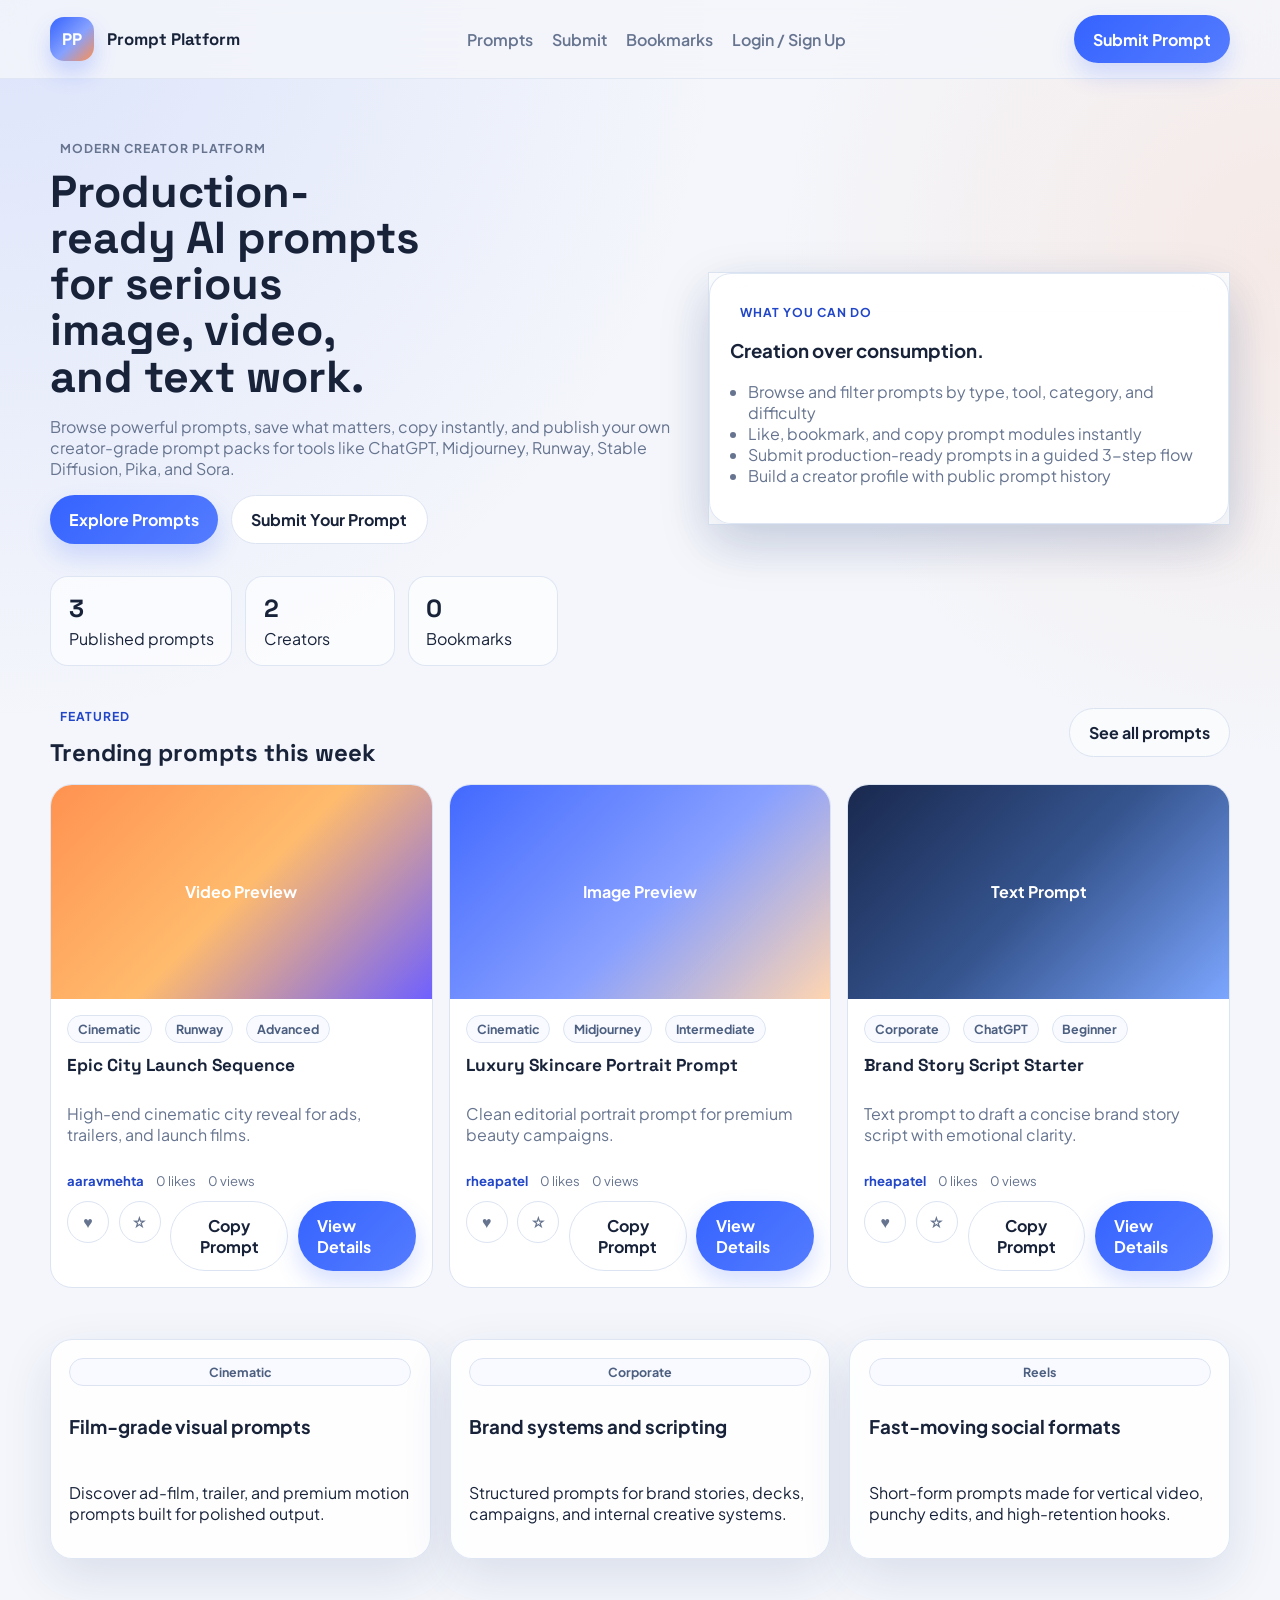
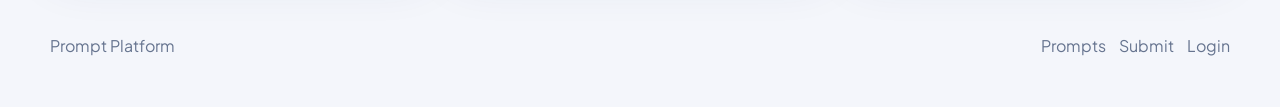
<file: index.html>
<!DOCTYPE html>
<html lang="en">
  <head>
    <meta charset="UTF-8" />
    <meta name="viewport" content="width=device-width, initial-scale=1.0" />
    <title>Prompt Platform | Creator Platform for AI Prompts</title>
    <meta
      name="description"
      content="Prompt Platform is a modern creator platform for production-ready AI prompts across image, video, and text workflows."
    />
    <link rel="preconnect" href="https://fonts.googleapis.com" />
    <link rel="preconnect" href="https://fonts.gstatic.com" crossorigin />
    <link
      href="https://fonts.googleapis.com/css2?family=Space+Grotesk:wght@500;600;700&family=Plus+Jakarta+Sans:wght@400;500;600;700&display=swap"
      rel="stylesheet"
    />
    <link rel="stylesheet" href="styles.css" />
  </head>
  <body>
    <header class="topbar">
      <div class="container nav-wrap">
        <a href="index.html" class="brand">
          <span class="brand-mark">PP</span>
          <span>Prompt Platform</span>
        </a>
        <nav class="main-nav">
          <a href="prompts.html">Prompts</a>
          <a href="submit.html">Submit</a>
          <a href="bookmarks.html">Bookmarks</a>
          <a href="profile.html" data-auth-href data-auth-label>Login / Sign Up</a>
        </nav>
        <a class="btn btn-primary" href="submit.html">Submit Prompt</a>
      </div>
    </header>

    <main>
      <section class="hero hero-home">
        <div class="container hero-grid">
          <div class="hero-copy">
            <p class="eyebrow">Modern Creator Platform</p>
            <h1>Production-ready AI prompts for serious image, video, and text work.</h1>
            <p>
              Browse powerful prompts, save what matters, copy instantly, and publish your own creator-grade prompt packs for tools like ChatGPT, Midjourney, Runway, Stable Diffusion, Pika, and Sora.
            </p>
            <div class="hero-actions">
              <a class="btn btn-primary" href="prompts.html">Explore Prompts</a>
              <a class="btn btn-secondary" href="submit.html">Submit Your Prompt</a>
            </div>
            <ul class="hero-stats" id="homeStats">
              <li><strong id="statPrompts">0</strong><span>Published prompts</span></li>
              <li><strong id="statCreators">0</strong><span>Creators</span></li>
              <li><strong id="statBookmarks">0</strong><span>Bookmarks</span></li>
            </ul>
          </div>
          <div class="hero-art hero-spotlight">
            <div class="glass-card spotlight-card">
              <p class="eyebrow">What You Can Do</p>
              <h3>Creation over consumption.</h3>
              <ul class="feature-list compact-list">
                <li>Browse and filter prompts by type, tool, category, and difficulty</li>
                <li>Like, bookmark, and copy prompt modules instantly</li>
                <li>Submit production-ready prompts in a guided 3-step flow</li>
                <li>Build a creator profile with public prompt history</li>
              </ul>
            </div>
          </div>
        </div>
      </section>

      <section class="section-shell">
        <div class="container">
          <div class="section-head">
            <div>
              <p class="eyebrow">Featured</p>
              <h2>Trending prompts this week</h2>
            </div>
            <a class="btn btn-ghost" href="prompts.html">See all prompts</a>
          </div>
          <div class="prompt-grid" id="featuredGrid"></div>
          <p class="empty-state" id="featuredEmpty" hidden>No featured prompts are available right now.</p>
        </div>
      </section>

      <section class="section-shell saved-shell" id="savedSection" hidden>
        <div class="container">
          <div class="section-head">
            <div>
              <p class="eyebrow">After Login</p>
              <h2>Your Saved Prompts</h2>
            </div>
            <a class="btn btn-ghost" href="bookmarks.html">Open bookmarks</a>
          </div>
          <div class="prompt-grid" id="savedGrid"></div>
          <p class="empty-state" id="savedEmpty" hidden>You haven't saved any prompts yet.</p>
        </div>
      </section>

      <section class="section-shell category-showcase">
        <div class="container category-panel-grid">
          <a class="category-panel" href="category.html?name=Cinematic">
            <span class="tag">Cinematic</span>
            <h3>Film-grade visual prompts</h3>
            <p>Discover ad-film, trailer, and premium motion prompts built for polished output.</p>
          </a>
          <a class="category-panel" href="category.html?name=Corporate">
            <span class="tag">Corporate</span>
            <h3>Brand systems and scripting</h3>
            <p>Structured prompts for brand stories, decks, campaigns, and internal creative systems.</p>
          </a>
          <a class="category-panel" href="category.html?name=Reels">
            <span class="tag">Reels</span>
            <h3>Fast-moving social formats</h3>
            <p>Short-form prompts made for vertical video, punchy edits, and high-retention hooks.</p>
          </a>
        </div>
      </section>
    </main>

    <footer class="footer">
      <div class="container footer-row">
        <p>Prompt Platform</p>
        <div class="footer-links">
          <a href="prompts.html">Prompts</a>
          <a href="submit.html">Submit</a>
          <a href="auth.html">Login</a>
        </div>
      </div>
    </footer>

    <script src="media-store.js"></script>
    <script src="platform.js"></script>
    <script src="home.js"></script>
  </body>
</html>
</file>
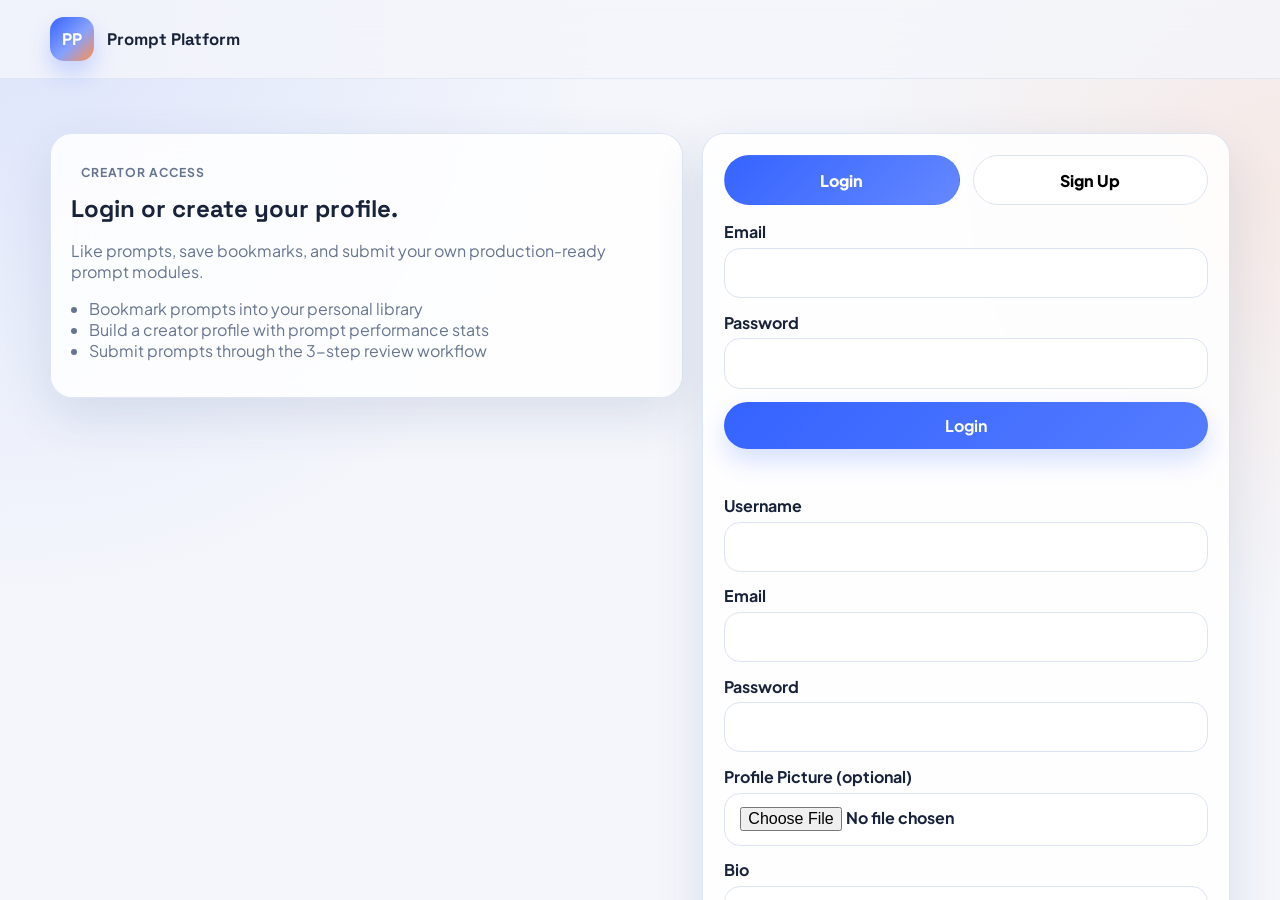
<file: artist-dashboard.html>
<!DOCTYPE html>
<html lang="en">
  <head>
    <meta http-equiv="refresh" content="0; url=profile.html" />
    <meta charset="UTF-8" />
    <title>Redirecting...</title>
  </head>
  <body></body>
</html>
</file>
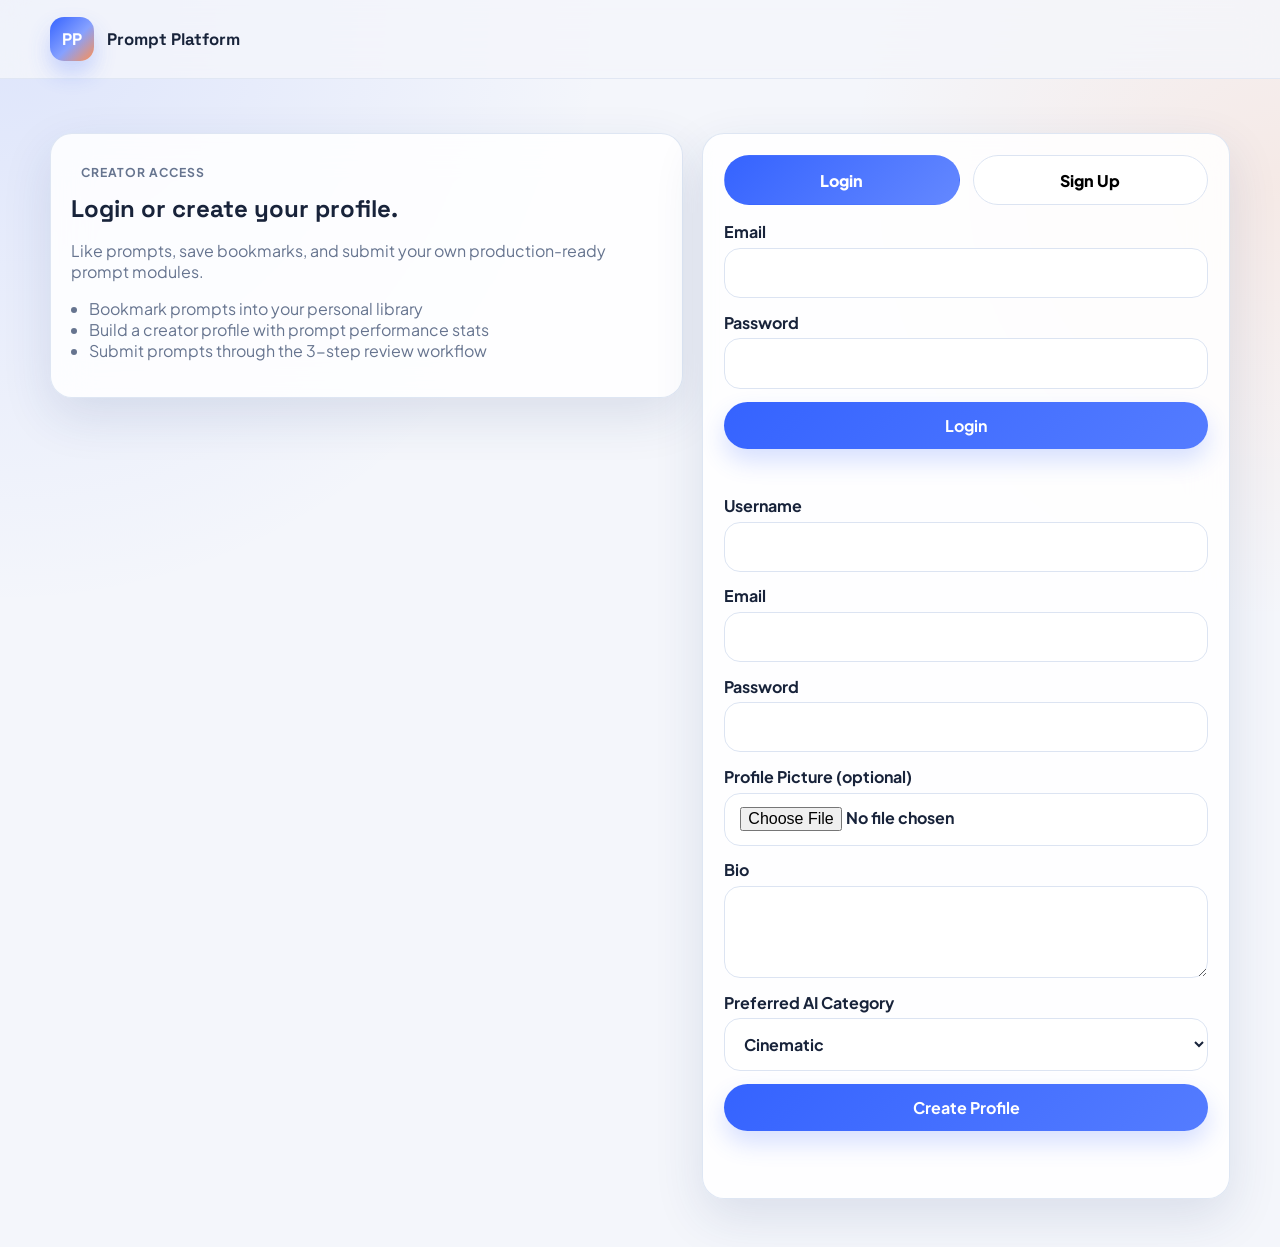
<file: auth.html>
<!DOCTYPE html>
<html lang="en">
  <head>
    <meta charset="UTF-8" />
    <meta name="viewport" content="width=device-width, initial-scale=1.0" />
    <title>Login | Prompt Platform</title>
    <link rel="preconnect" href="https://fonts.googleapis.com" />
    <link rel="preconnect" href="https://fonts.gstatic.com" crossorigin />
    <link
      href="https://fonts.googleapis.com/css2?family=Space+Grotesk:wght@500;600;700&family=Plus+Jakarta+Sans:wght@400;500;600;700&display=swap"
      rel="stylesheet"
    />
    <link rel="stylesheet" href="styles.css" />
  </head>
  <body>
    <header class="topbar">
      <div class="container nav-wrap">
        <a href="index.html" class="brand">
          <span class="brand-mark">PP</span>
          <span>Prompt Platform</span>
        </a>
      </div>
    </header>

    <main class="auth-page">
      <section class="auth-shell">
        <div class="container auth-grid">
          <div class="glass-card auth-copy">
            <p class="eyebrow">Creator Access</p>
            <h1>Login or create your profile.</h1>
            <p>Like prompts, save bookmarks, and submit your own production-ready prompt modules.</p>
            <ul class="feature-list compact-list">
              <li>Bookmark prompts into your personal library</li>
              <li>Build a creator profile with prompt performance stats</li>
              <li>Submit prompts through the 3-step review workflow</li>
            </ul>
          </div>

          <div class="auth-card">
            <div class="auth-tabs">
              <button class="auth-tab active" type="button" data-tab="login">Login</button>
              <button class="auth-tab" type="button" data-tab="signup">Sign Up</button>
            </div>

            <form class="auth-form" id="loginForm" data-panel="login">
              <label>
                Email
                <input type="email" id="loginEmail" required />
              </label>
              <label>
                Password
                <input type="password" id="loginPassword" required />
              </label>
              <button class="btn btn-primary" type="submit">Login</button>
              <p class="form-note" id="loginMessage"></p>
            </form>

            <form class="auth-form" id="signupForm" data-panel="signup" hidden>
              <label>
                Username
                <input type="text" id="signupUsername" required />
              </label>
              <label>
                Email
                <input type="email" id="signupEmail" required />
              </label>
              <label>
                Password
                <input type="password" id="signupPassword" required />
              </label>
              <label>
                Profile Picture (optional)
                <input type="file" id="signupAvatar" accept="image/*" />
              </label>
              <label>
                Bio
                <textarea id="signupBio" rows="3"></textarea>
              </label>
              <label>
                Preferred AI Category
                <select id="signupCategory"></select>
              </label>
              <button class="btn btn-primary" type="submit">Create Profile</button>
              <p class="form-note" id="signupMessage"></p>
            </form>
          </div>
        </div>
      </section>
    </main>

    <script src="platform.js"></script>
    <script src="auth.js"></script>
  </body>
</html>
</file>
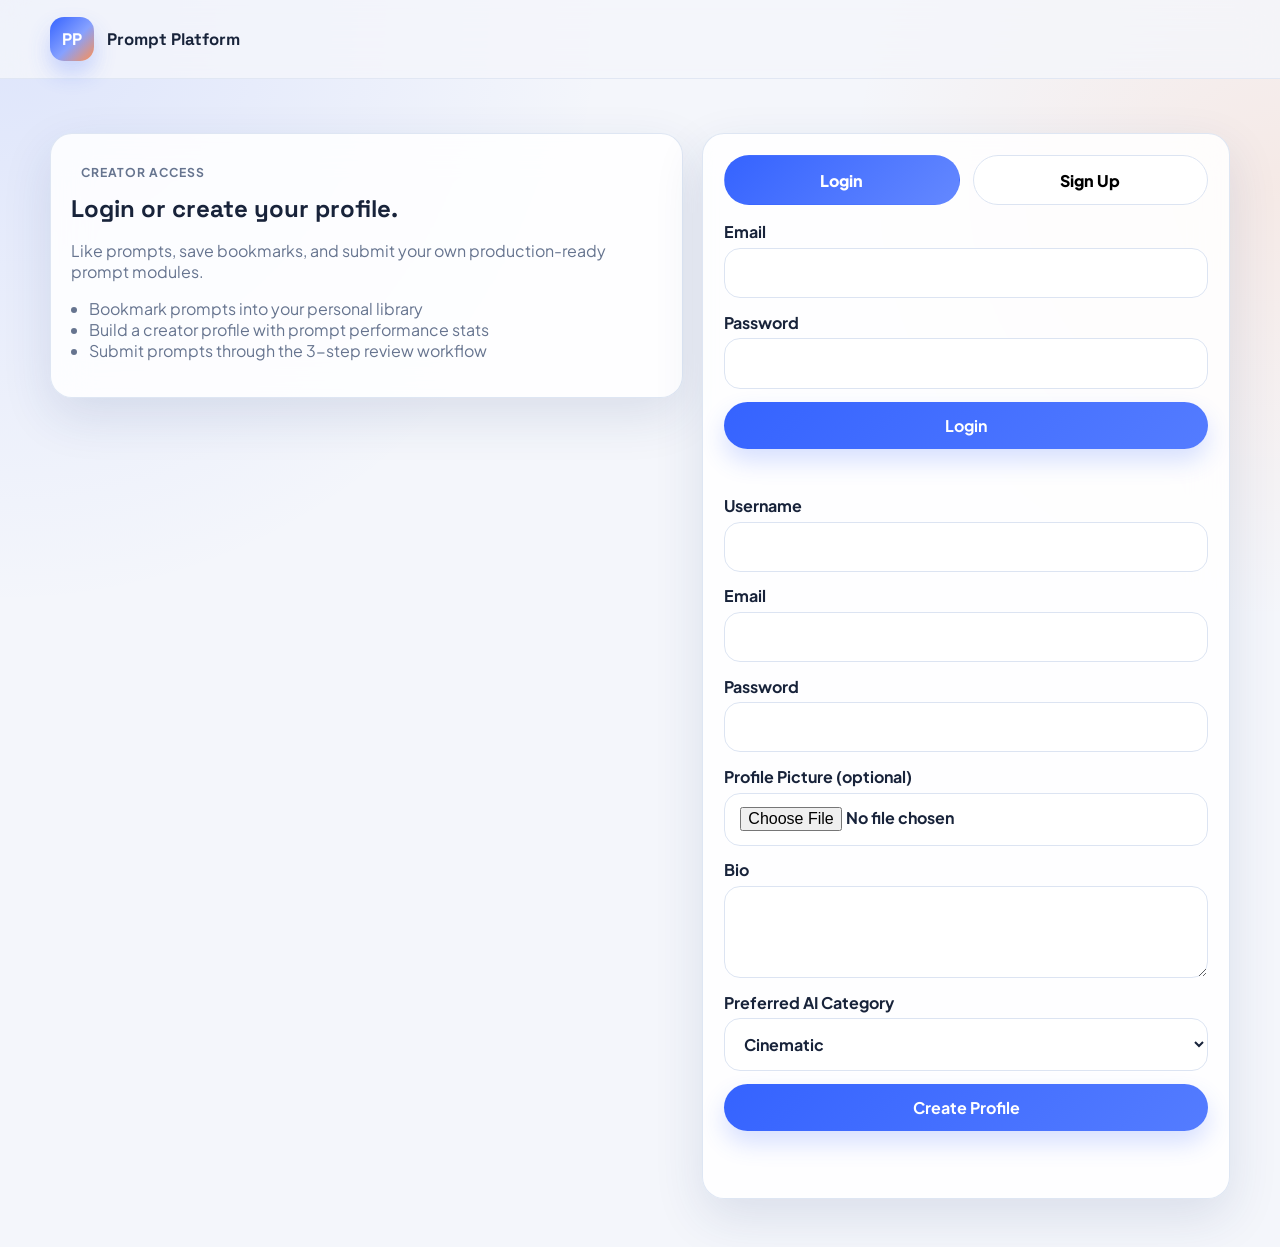
<file: bookmarks.html>
<!DOCTYPE html>
<html lang="en">
  <head>
    <meta charset="UTF-8" />
    <meta name="viewport" content="width=device-width, initial-scale=1.0" />
    <title>Bookmarks | Prompt Platform</title>
    <link rel="preconnect" href="https://fonts.googleapis.com" />
    <link rel="preconnect" href="https://fonts.gstatic.com" crossorigin />
    <link
      href="https://fonts.googleapis.com/css2?family=Space+Grotesk:wght@500;600;700&family=Plus+Jakarta+Sans:wght@400;500;600;700&display=swap"
      rel="stylesheet"
    />
    <link rel="stylesheet" href="styles.css" />
  </head>
  <body>
    <header class="topbar">
      <div class="container nav-wrap">
        <a href="index.html" class="brand">
          <span class="brand-mark">PP</span>
          <span>Prompt Platform</span>
        </a>
        <nav class="main-nav">
          <a href="prompts.html">Prompts</a>
          <a href="submit.html">Submit</a>
          <a href="bookmarks.html">Bookmarks</a>
          <a href="profile.html" data-auth-href data-auth-label>Login / Sign Up</a>
        </nav>
      </div>
    </header>

    <main>
      <section class="page-hero compact-hero">
        <div class="container page-hero-inner">
          <p class="eyebrow">Personal Library</p>
          <h1>Saved prompts</h1>
          <p>Everything you bookmarked appears here for quick access.</p>
        </div>
      </section>

      <section class="section-shell">
        <div class="container">
          <div class="prompt-grid" id="bookmarksGrid"></div>
          <p class="empty-state" id="bookmarksEmpty" hidden>You haven't saved any prompts yet.</p>
        </div>
      </section>
    </main>

    <script src="media-store.js"></script>
    <script src="platform.js"></script>
    <script src="bookmarks.js"></script>
  </body>
</html>
</file>
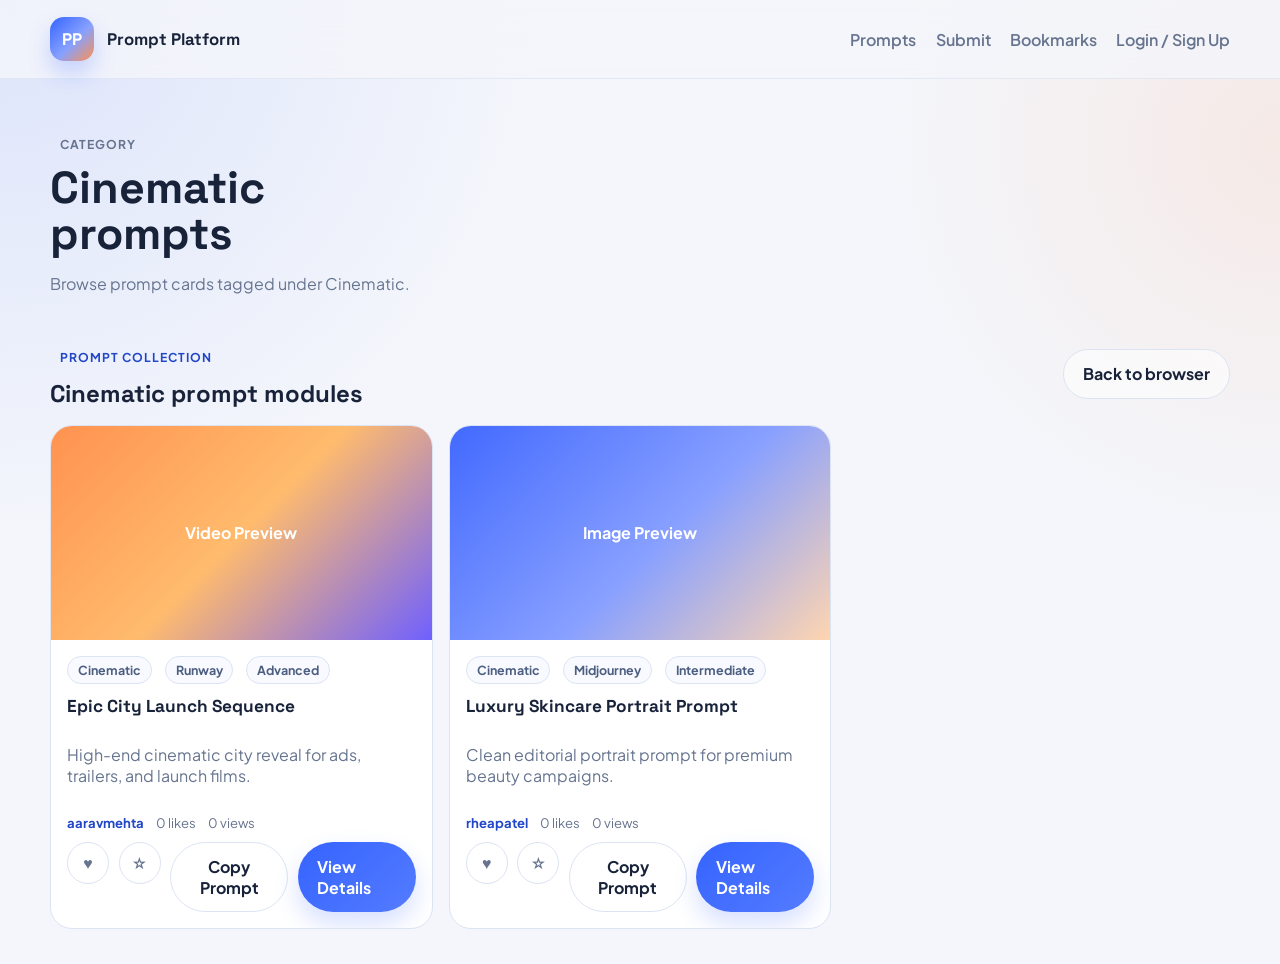
<file: category.html>
<!DOCTYPE html>
<html lang="en">
  <head>
    <meta charset="UTF-8" />
    <meta name="viewport" content="width=device-width, initial-scale=1.0" />
    <title>Category | Prompt Platform</title>
    <link rel="preconnect" href="https://fonts.googleapis.com" />
    <link rel="preconnect" href="https://fonts.gstatic.com" crossorigin />
    <link
      href="https://fonts.googleapis.com/css2?family=Space+Grotesk:wght@500;600;700&family=Plus+Jakarta+Sans:wght@400;500;600;700&display=swap"
      rel="stylesheet"
    />
    <link rel="stylesheet" href="styles.css" />
  </head>
  <body>
    <header class="topbar">
      <div class="container nav-wrap">
        <a href="index.html" class="brand">
          <span class="brand-mark">PP</span>
          <span>Prompt Platform</span>
        </a>
        <nav class="main-nav">
          <a href="prompts.html">Prompts</a>
          <a href="submit.html">Submit</a>
          <a href="bookmarks.html">Bookmarks</a>
          <a href="profile.html" data-auth-href data-auth-label>Login / Sign Up</a>
        </nav>
      </div>
    </header>

    <main>
      <section class="page-hero compact-hero">
        <div class="container page-hero-inner">
          <p class="eyebrow">Category</p>
          <h1 id="categoryTitle">Category prompts</h1>
          <p id="categorySubtitle">Browse prompts grouped into a single category.</p>
        </div>
      </section>

      <section class="section-shell">
        <div class="container">
          <div class="section-head">
            <div>
              <p class="eyebrow">Prompt Collection</p>
              <h2 id="categoryHeading">Curated modules</h2>
            </div>
            <a class="btn btn-ghost" href="prompts.html">Back to browser</a>
          </div>
          <div class="prompt-grid" id="categoryGrid"></div>
          <p class="empty-state" id="categoryEmpty" hidden>No prompts found for this category.</p>
        </div>
      </section>
    </main>

    <script src="media-store.js"></script>
    <script src="platform.js"></script>
    <script src="category.js"></script>
  </body>
</html>
</file>
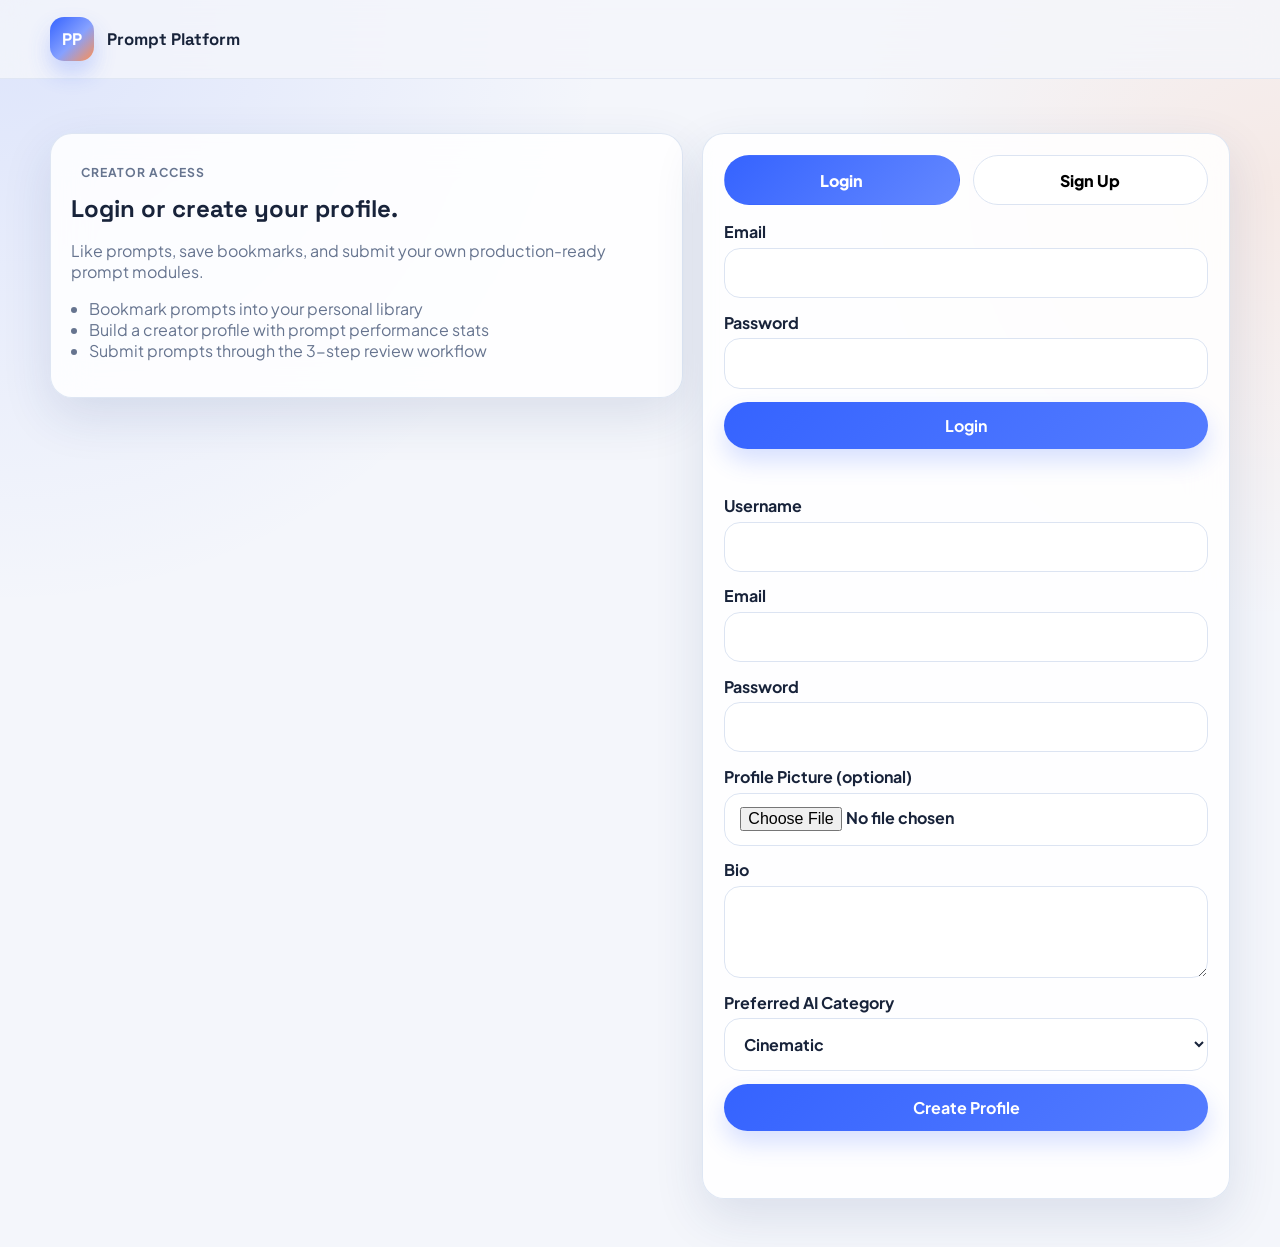
<file: profile.html>
<!DOCTYPE html>
<html lang="en">
  <head>
    <meta charset="UTF-8" />
    <meta name="viewport" content="width=device-width, initial-scale=1.0" />
    <title>User Profile | Prompt Platform</title>
    <link rel="preconnect" href="https://fonts.googleapis.com" />
    <link rel="preconnect" href="https://fonts.gstatic.com" crossorigin />
    <link
      href="https://fonts.googleapis.com/css2?family=Space+Grotesk:wght@500;600;700&family=Plus+Jakarta+Sans:wght@400;500;600;700&display=swap"
      rel="stylesheet"
    />
    <link rel="stylesheet" href="styles.css" />
  </head>
  <body>
    <header class="topbar">
      <div class="container nav-wrap">
        <a href="index.html" class="brand">
          <span class="brand-mark">PP</span>
          <span>Prompt Platform</span>
        </a>
        <nav class="main-nav">
          <a href="prompts.html">Prompts</a>
          <a href="submit.html">Submit</a>
          <a href="bookmarks.html">Bookmarks</a>
          <a href="profile.html">Profile</a>
        </nav>
        <a href="#" class="btn btn-ghost" data-logout hidden>Logout</a>
      </div>
    </header>

    <main class="profile-page-v2">
      <section class="profile-cover"></section>
      <section class="profile-shell">
        <div class="container profile-layout-v2">
          <aside class="profile-sidebar glass-card">
            <img id="profileAvatar" class="profile-display-avatar" src="avatars/avatar-1.svg" alt="Profile avatar" />
            <h1 id="profileUsername">Username</h1>
            <p class="profile-bio" id="profileBio">Bio</p>
            <div class="profile-stats-grid">
              <div><strong id="profilePromptCount">0</strong><span>Prompts</span></div>
              <div><strong id="profileLikeCount">0</strong><span>Likes</span></div>
              <div><strong id="profileBookmarkCount">0</strong><span>Bookmarks</span></div>
            </div>
            <div class="profile-meta-list">
              <p><strong>Join date:</strong> <span id="profileJoinDate">-</span></p>
              <p><strong>Email:</strong> <span id="profileEmail">-</span></p>
              <p><strong>Preferred category:</strong> <span id="profileCategory">-</span></p>
            </div>
          </aside>

          <section class="profile-main glass-card">
            <div class="section-head">
              <div>
                <p class="eyebrow">Dashboard</p>
                <h2>Creator profile</h2>
              </div>
              <a class="btn btn-primary" href="submit.html">Submit New Prompt</a>
            </div>

            <div class="tab-row">
              <button class="tab-btn active" type="button" data-tab="prompts">Prompts</button>
              <button class="tab-btn" type="button" data-tab="bookmarks">Bookmarks</button>
              <button class="tab-btn" type="button" data-tab="liked">Liked</button>
              <button class="tab-btn" type="button" data-tab="settings">Settings</button>
            </div>

            <div class="tab-panel active" data-panel="prompts">
              <div class="prompt-grid" id="profilePromptsGrid"></div>
              <p class="empty-state" id="profilePromptsEmpty" hidden>No prompts created yet.</p>
            </div>

            <div class="tab-panel" data-panel="bookmarks" hidden>
              <div class="prompt-grid" id="profileBookmarksGrid"></div>
              <p class="empty-state" id="profileBookmarksEmpty" hidden>No bookmarks yet.</p>
            </div>

            <div class="tab-panel" data-panel="liked" hidden>
              <div class="prompt-grid" id="profileLikedGrid"></div>
              <p class="empty-state" id="profileLikedEmpty" hidden>No liked prompts yet.</p>
            </div>

            <div class="tab-panel" data-panel="settings" hidden>
              <form class="submit-form settings-form" id="settingsForm">
                <label>
                  Username
                  <input type="text" id="settingsUsername" required />
                </label>
                <label>
                  Bio
                  <textarea id="settingsBio" rows="4"></textarea>
                </label>
                <label>
                  Profile Picture
                  <input type="file" id="settingsAvatar" accept="image/*" />
                </label>
                <label>
                  Preferred AI Category
                  <select id="settingsCategory"></select>
                </label>
                <button class="btn btn-primary" type="submit">Save Settings</button>
                <p class="form-note" id="settingsMessage"></p>
              </form>
            </div>
          </section>
        </div>
      </section>
    </main>

    <script src="media-store.js"></script>
    <script src="platform.js"></script>
    <script src="profile.js"></script>
  </body>
</html>
</file>
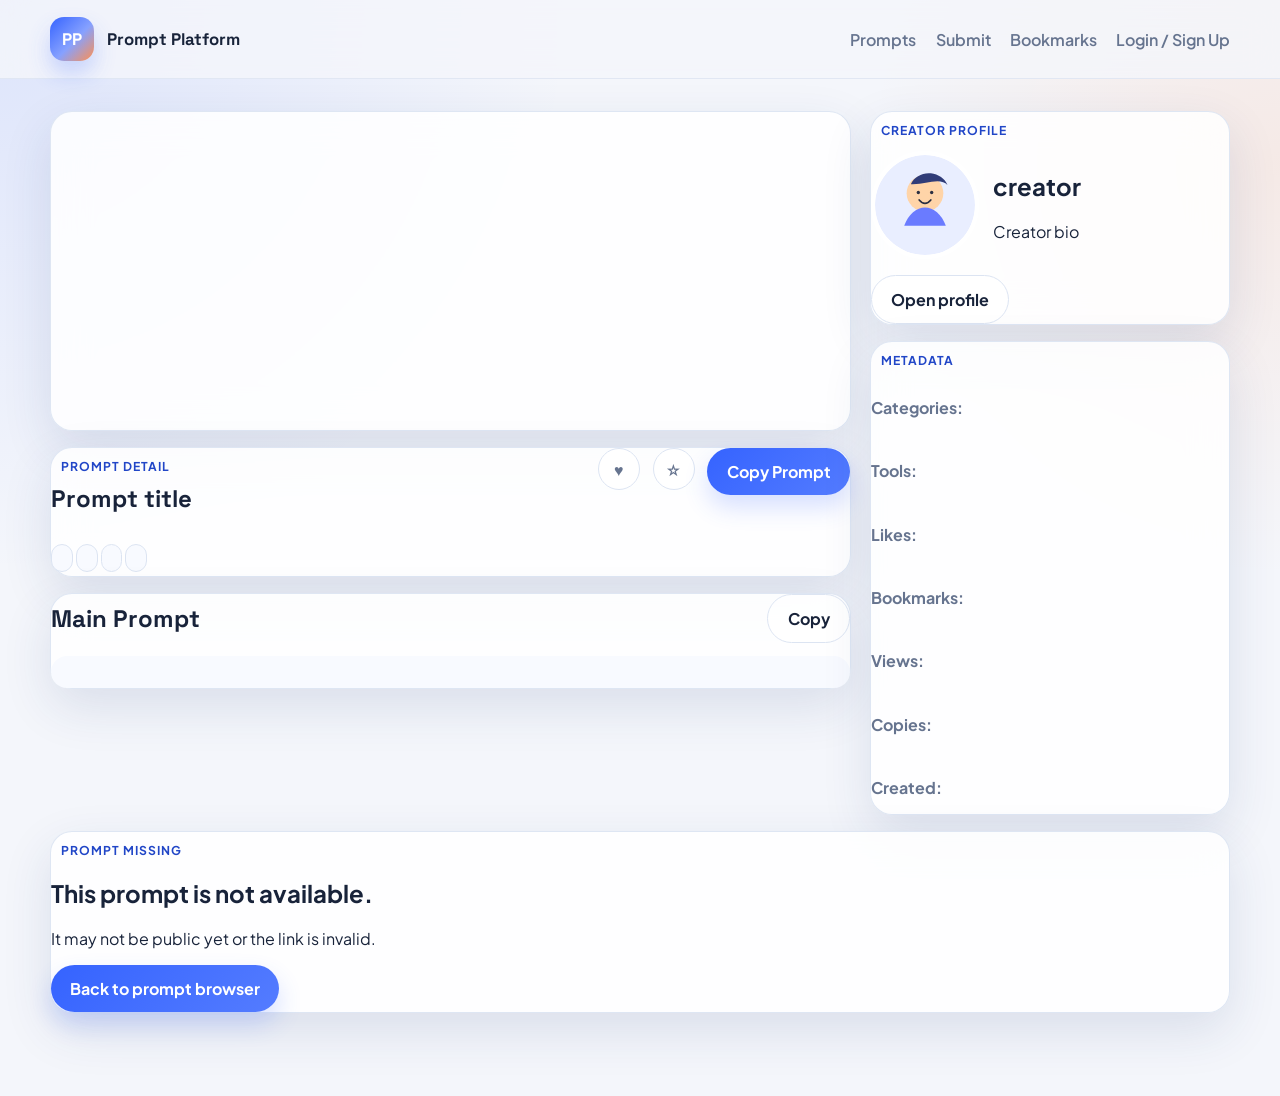
<file: prompt-detail.html>
<!DOCTYPE html>
<html lang="en">
  <head>
    <meta charset="UTF-8" />
    <meta name="viewport" content="width=device-width, initial-scale=1.0" />
    <title>Prompt Detail | Prompt Platform</title>
    <link rel="preconnect" href="https://fonts.googleapis.com" />
    <link rel="preconnect" href="https://fonts.gstatic.com" crossorigin />
    <link
      href="https://fonts.googleapis.com/css2?family=Space+Grotesk:wght@500;600;700&family=Plus+Jakarta+Sans:wght@400;500;600;700&display=swap"
      rel="stylesheet"
    />
    <link rel="stylesheet" href="styles.css" />
  </head>
  <body>
    <header class="topbar">
      <div class="container nav-wrap">
        <a href="index.html" class="brand">
          <span class="brand-mark">PP</span>
          <span>Prompt Platform</span>
        </a>
        <nav class="main-nav">
          <a href="prompts.html">Prompts</a>
          <a href="submit.html">Submit</a>
          <a href="bookmarks.html">Bookmarks</a>
          <a href="profile.html" data-auth-href data-auth-label>Login / Sign Up</a>
        </nav>
      </div>
    </header>

    <main class="detail-page">
      <section class="section-shell">
        <div class="container detail-layout" id="detailLayout" hidden>
          <div class="detail-main">
            <div class="detail-media-frame" id="detailMedia"></div>
            <div class="detail-card">
              <div class="section-head detail-head">
                <div>
                  <p class="eyebrow">Prompt Detail</p>
                  <h1 id="detailTitle">Prompt title</h1>
                  <p class="detail-description" id="detailDescription"></p>
                </div>
                <div class="detail-actions">
                  <button class="btn btn-icon like-btn" id="detailLike" type="button">&#9829;</button>
                  <button class="btn btn-icon bookmark-btn" id="detailBookmark" type="button">&#9734;</button>
                  <button class="btn btn-primary" id="detailCopy" type="button">Copy Prompt</button>
                </div>
              </div>
              <div class="detail-meta-row">
                <span class="tag" id="detailType"></span>
                <span class="tag" id="detailTools"></span>
                <span class="tag" id="detailDifficulty"></span>
                <span class="tag" id="detailGenerationTime"></span>
              </div>
            </div>

            <div class="detail-card">
              <div class="detail-block-head">
                <h2>Main Prompt</h2>
                <button class="btn btn-ghost" id="detailCopySecondary" type="button">Copy</button>
              </div>
              <pre id="detailMainPrompt"></pre>
            </div>

            <div class="detail-card" id="negativeBlock" hidden>
              <h2>Negative Prompt</h2>
              <pre id="detailNegativePrompt"></pre>
            </div>

            <div class="detail-card" id="motionBlock" hidden>
              <h2>Motion Prompt</h2>
              <pre id="detailMotionPrompt"></pre>
            </div>
          </div>

          <aside class="detail-side">
            <div class="detail-card">
              <p class="eyebrow">Creator Profile</p>
              <div class="creator-profile-card">
                <img id="detailAvatar" class="detail-avatar" src="avatars/avatar-1.svg" alt="Creator avatar" />
                <div>
                  <h2 id="detailCreatorName">creator</h2>
                  <p id="detailCreatorBio">Creator bio</p>
                </div>
              </div>
              <a class="btn btn-secondary" href="profile.html" id="detailProfileLink">Open profile</a>
            </div>

            <div class="detail-card">
              <p class="eyebrow">Metadata</p>
              <div class="detail-facts">
                <p><strong>Categories:</strong> <span id="detailCategories"></span></p>
                <p><strong>Tools:</strong> <span id="detailToolList"></span></p>
                <p><strong>Likes:</strong> <span id="detailLikes"></span></p>
                <p><strong>Bookmarks:</strong> <span id="detailBookmarks"></span></p>
                <p><strong>Views:</strong> <span id="detailViews"></span></p>
                <p><strong>Copies:</strong> <span id="detailCopies"></span></p>
                <p><strong>Created:</strong> <span id="detailCreatedAt"></span></p>
              </div>
            </div>
          </aside>
        </div>

        <div class="container detail-empty" id="detailEmpty" hidden>
          <div class="detail-card">
            <p class="eyebrow">Prompt Missing</p>
            <h1>This prompt is not available.</h1>
            <p>It may not be public yet or the link is invalid.</p>
            <a class="btn btn-primary" href="prompts.html">Back to prompt browser</a>
          </div>
        </div>
      </section>
    </main>

    <script src="media-store.js"></script>
    <script src="platform.js"></script>
    <script src="prompt-detail.js"></script>
  </body>
</html>
</file>
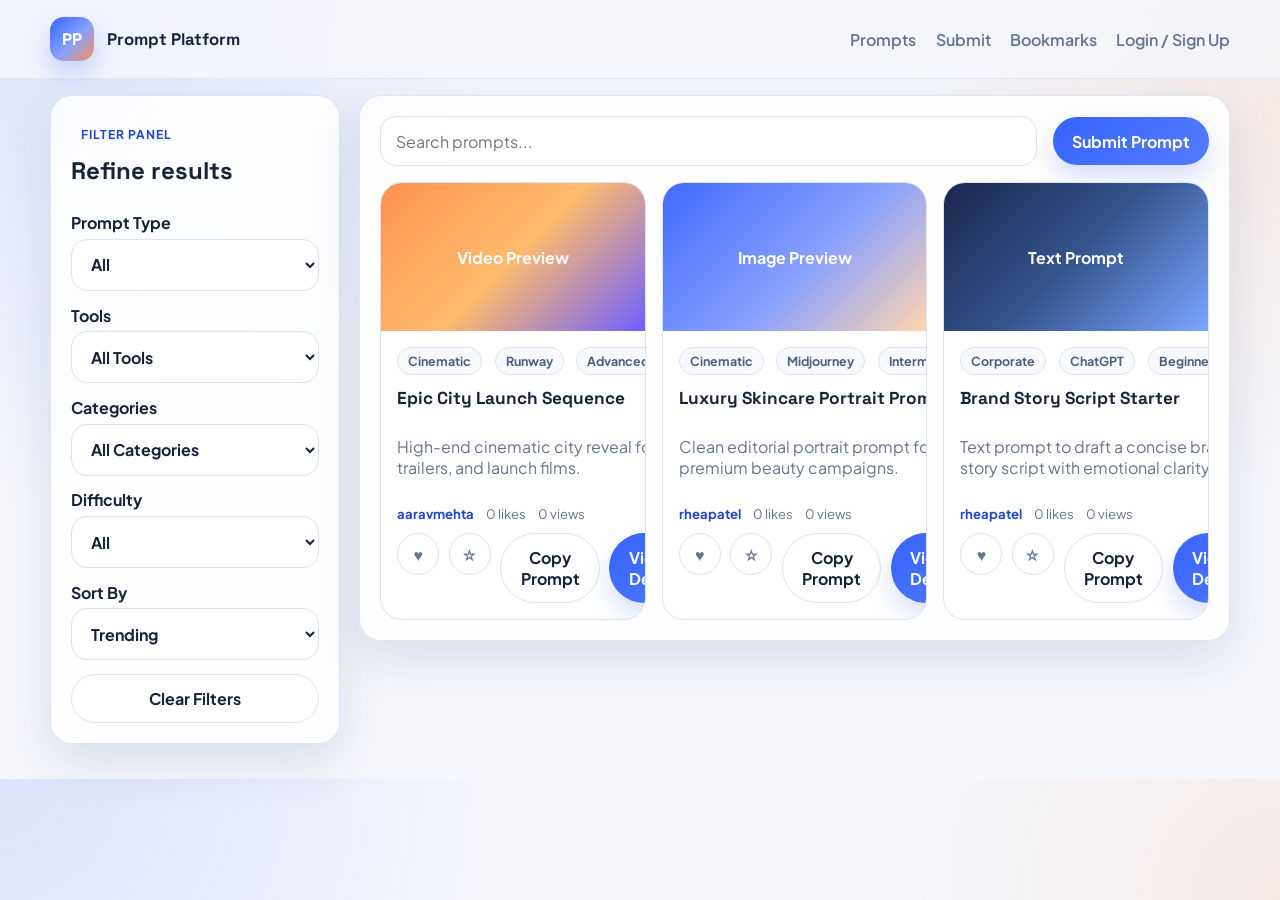
<file: prompts.html>
<!DOCTYPE html>
<html lang="en">
  <head>
    <meta charset="UTF-8" />
    <meta name="viewport" content="width=device-width, initial-scale=1.0" />
    <title>Prompts Browser | Prompt Platform</title>
    <link rel="preconnect" href="https://fonts.googleapis.com" />
    <link rel="preconnect" href="https://fonts.gstatic.com" crossorigin />
    <link
      href="https://fonts.googleapis.com/css2?family=Space+Grotesk:wght@500;600;700&family=Plus+Jakarta+Sans:wght@400;500;600;700&display=swap"
      rel="stylesheet"
    />
    <link rel="stylesheet" href="styles.css" />
  </head>
  <body>
    <header class="topbar">
      <div class="container nav-wrap">
        <a href="index.html" class="brand">
          <span class="brand-mark">PP</span>
          <span>Prompt Platform</span>
        </a>
        <nav class="main-nav">
          <a href="prompts.html">Prompts</a>
          <a href="submit.html">Submit</a>
          <a href="bookmarks.html">Bookmarks</a>
          <a href="profile.html" data-auth-href data-auth-label>Login / Sign Up</a>
        </nav>
      </div>
    </header>

    <main>
      <section class="section-shell browser-shell">
        <div class="container browser-layout">
          <aside class="filter-panel">
            <div class="section-head section-head-tight">
              <div>
                <p class="eyebrow">Filter Panel</p>
                <h2>Refine results</h2>
              </div>
            </div>
            <label>
              Prompt Type
              <select id="typeFilter">
                <option value="all">All</option>
                <option value="image">Image</option>
                <option value="video">Video</option>
                <option value="text">Text</option>
              </select>
            </label>
            <label>
              Tools
              <select id="toolFilter"></select>
            </label>
            <label>
              Categories
              <select id="categoryFilter"></select>
            </label>
            <label>
              Difficulty
              <select id="difficultyFilter">
                <option value="all">All</option>
                <option value="Beginner">Beginner</option>
                <option value="Intermediate">Intermediate</option>
                <option value="Advanced">Advanced</option>
              </select>
            </label>
            <label>
              Sort By
              <select id="sortFilter">
                <option value="trending">Trending</option>
                <option value="newest">Newest</option>
                <option value="most-liked">Most liked</option>
                <option value="most-viewed">Most viewed</option>
                <option value="most-copied">Most copied</option>
              </select>
            </label>
            <button class="btn btn-ghost" id="clearFilters" type="button">Clear Filters</button>
          </aside>

          <section class="browser-content">
            <div class="browser-toolbar">
              <div class="search-wrap browser-search">
                <input type="search" id="searchPrompt" placeholder="Search prompts..." aria-label="Search prompts" />
              </div>
              <a class="btn btn-primary" href="submit.html">Submit Prompt</a>
            </div>
            <div class="prompt-grid" id="promptGrid"></div>
            <p class="empty-state" id="promptEmpty" hidden>No prompts match the current filters.</p>
          </section>
        </div>
      </section>
    </main>

    <script src="media-store.js"></script>
    <script src="platform.js"></script>
    <script src="prompts.js"></script>
  </body>
</html>
</file>
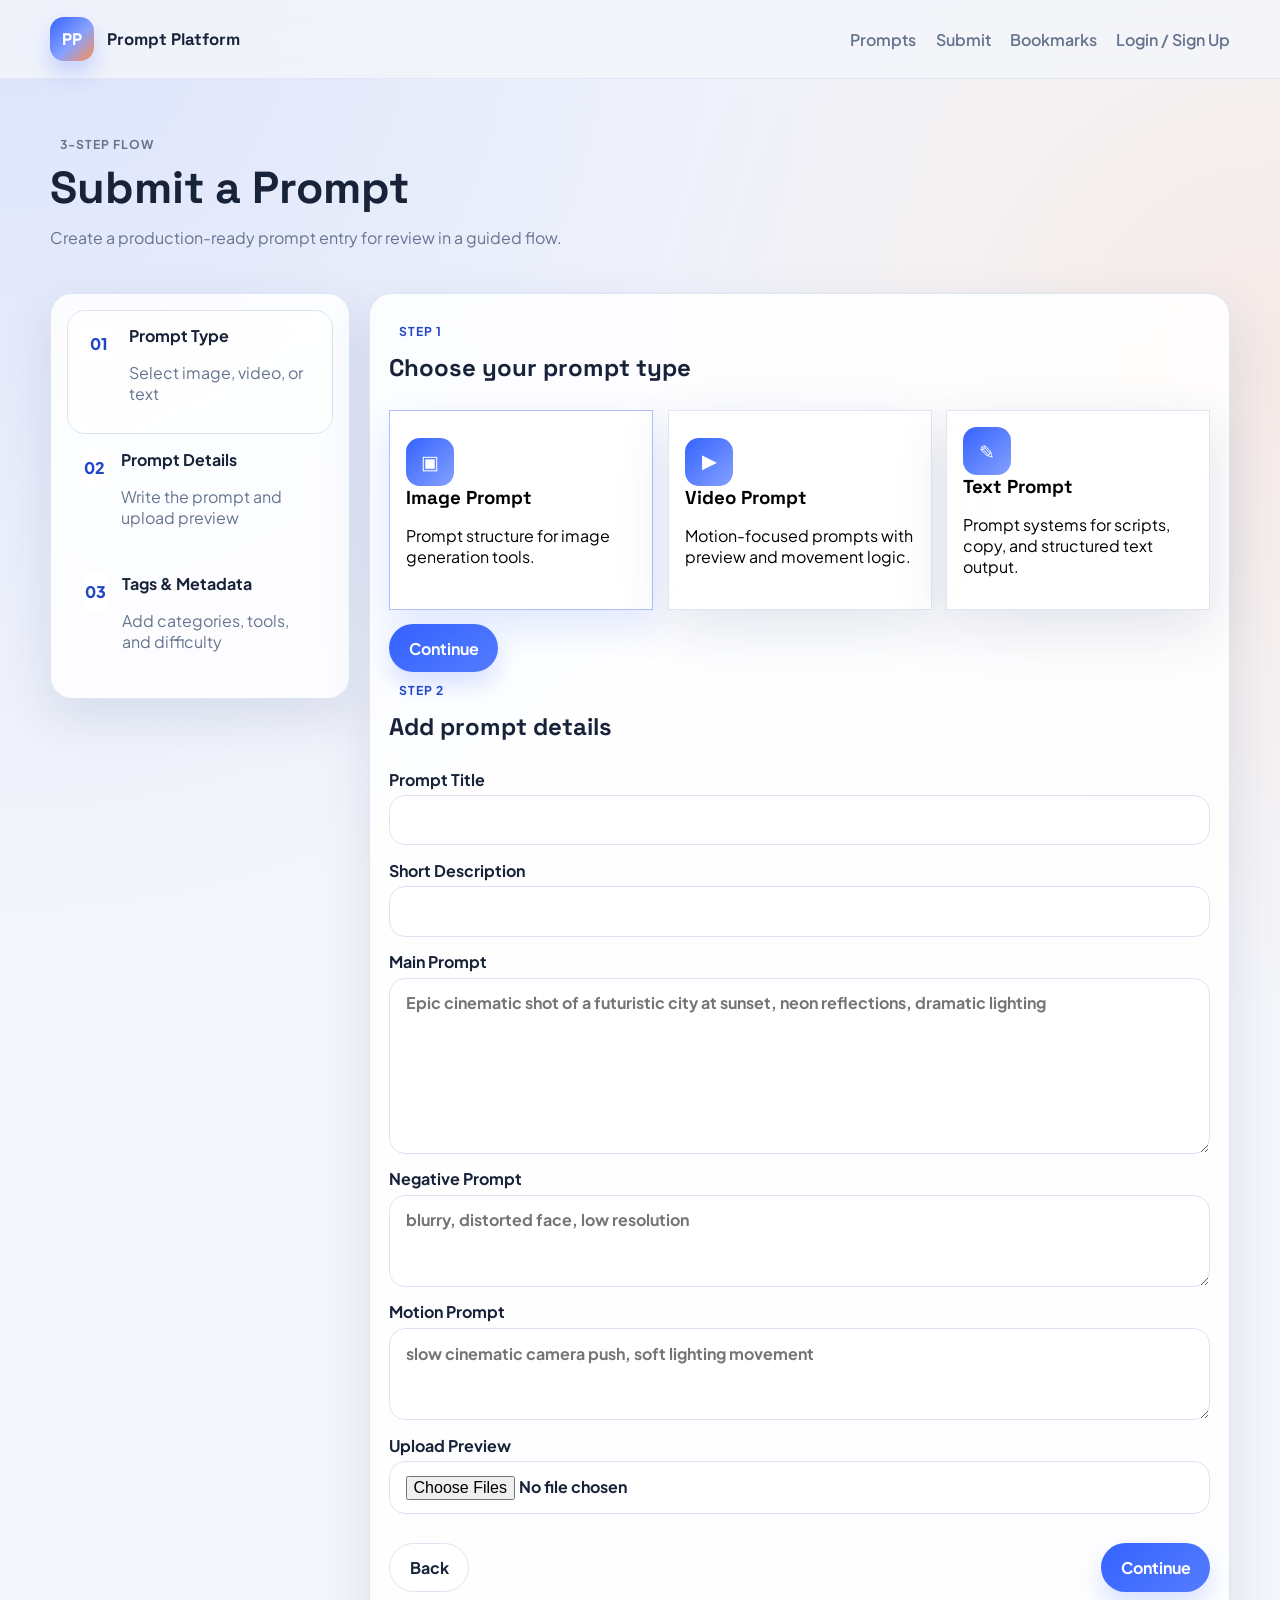
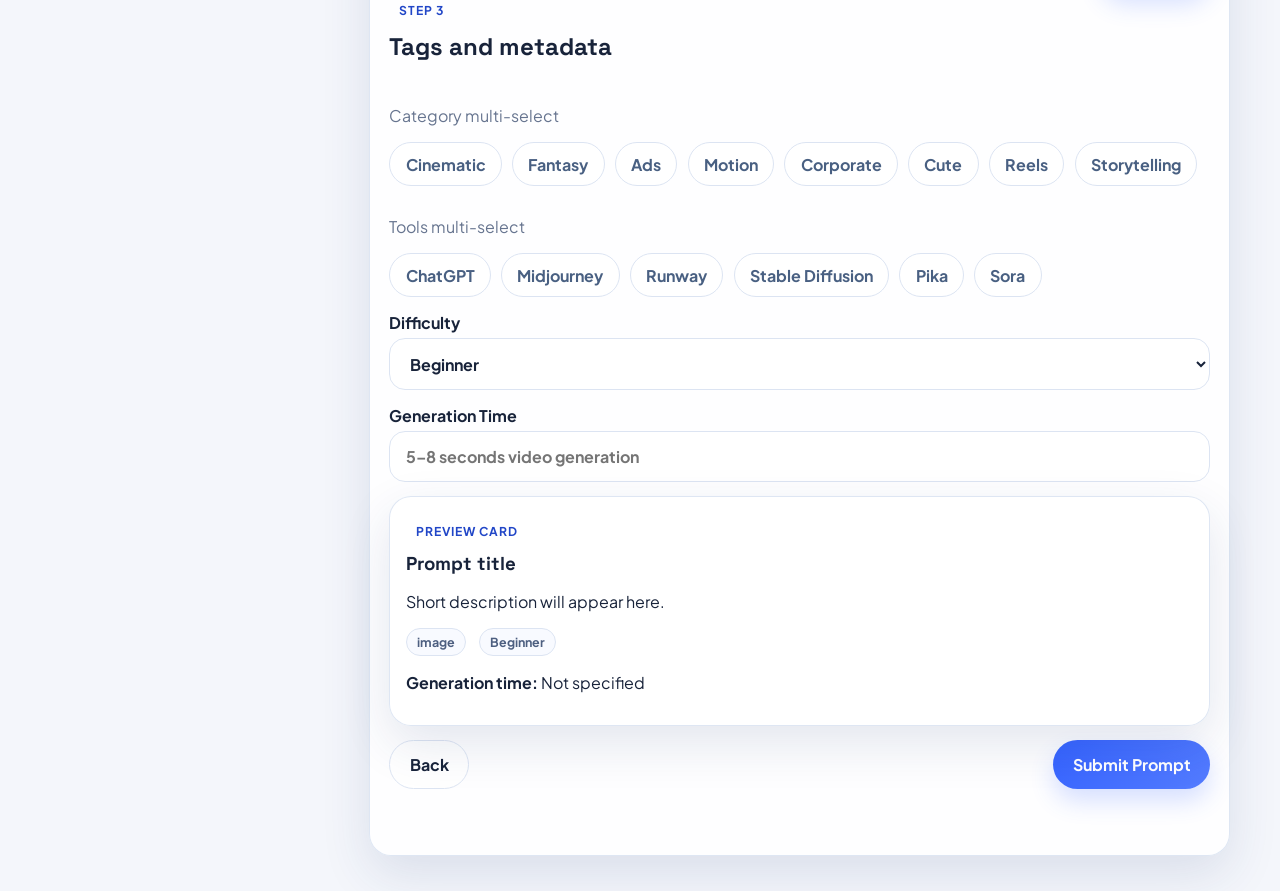
<file: submit.html>
<!DOCTYPE html>
<html lang="en">
  <head>
    <meta charset="UTF-8" />
    <meta name="viewport" content="width=device-width, initial-scale=1.0" />
    <title>Submit Prompt | Prompt Platform</title>
    <link rel="preconnect" href="https://fonts.googleapis.com" />
    <link rel="preconnect" href="https://fonts.gstatic.com" crossorigin />
    <link
      href="https://fonts.googleapis.com/css2?family=Space+Grotesk:wght@500;600;700&family=Plus+Jakarta+Sans:wght@400;500;600;700&display=swap"
      rel="stylesheet"
    />
    <link rel="stylesheet" href="styles.css" />
  </head>
  <body>
    <header class="topbar">
      <div class="container nav-wrap">
        <a href="index.html" class="brand">
          <span class="brand-mark">PP</span>
          <span>Prompt Platform</span>
        </a>
        <nav class="main-nav">
          <a href="prompts.html">Prompts</a>
          <a href="submit.html">Submit</a>
          <a href="bookmarks.html">Bookmarks</a>
          <a href="profile.html" data-auth-href data-auth-label>Login / Sign Up</a>
        </nav>
      </div>
    </header>

    <main>
      <section class="page-hero compact-hero">
        <div class="container page-hero-inner">
          <p class="eyebrow">3-Step Flow</p>
          <h1>Submit a Prompt</h1>
          <p>Create a production-ready prompt entry for review in a guided flow.</p>
        </div>
      </section>

      <section class="section-shell">
        <div class="container submit-wizard-layout">
          <aside class="wizard-sidebar glass-card">
            <div class="wizard-step active" data-step-indicator="1">
              <span>01</span>
              <div>
                <strong>Prompt Type</strong>
                <p>Select image, video, or text</p>
              </div>
            </div>
            <div class="wizard-step" data-step-indicator="2">
              <span>02</span>
              <div>
                <strong>Prompt Details</strong>
                <p>Write the prompt and upload preview</p>
              </div>
            </div>
            <div class="wizard-step" data-step-indicator="3">
              <span>03</span>
              <div>
                <strong>Tags & Metadata</strong>
                <p>Add categories, tools, and difficulty</p>
              </div>
            </div>
          </aside>

          <section class="wizard-panel">
            <form id="submitWizard" class="submit-form wizard-form">
              <div class="wizard-stage" data-step="1">
                <div class="section-head section-head-tight">
                  <div>
                    <p class="eyebrow">Step 1</p>
                    <h2>Choose your prompt type</h2>
                  </div>
                </div>
                <div class="type-card-grid" id="typeCardGrid"></div>
                <div class="wizard-actions">
                  <button class="btn btn-primary" type="button" id="toStep2">Continue</button>
                </div>
              </div>

              <div class="wizard-stage" data-step="2" hidden>
                <div class="section-head section-head-tight">
                  <div>
                    <p class="eyebrow">Step 2</p>
                    <h2>Add prompt details</h2>
                  </div>
                </div>
                <label>
                  Prompt Title
                  <input type="text" id="promptTitle" required />
                </label>
                <label>
                  Short Description
                  <input type="text" id="promptDescription" required />
                </label>
                <label>
                  Main Prompt
                  <textarea id="mainPrompt" rows="7" required placeholder="Epic cinematic shot of a futuristic city at sunset, neon reflections, dramatic lighting"></textarea>
                </label>
                <label>
                  Negative Prompt
                  <textarea id="negativePrompt" rows="3" placeholder="blurry, distorted face, low resolution"></textarea>
                </label>
                <label id="motionPromptWrap" hidden>
                  Motion Prompt
                  <textarea id="motionPrompt" rows="3" placeholder="slow cinematic camera push, soft lighting movement"></textarea>
                </label>
                <label>
                  Upload Preview
                  <input id="previewUpload" type="file" multiple accept="image/*,video/*" />
                </label>
                <div class="media-preview" id="uploadPreview"></div>
                <div class="wizard-actions split-actions">
                  <button class="btn btn-ghost" type="button" id="backTo1">Back</button>
                  <button class="btn btn-primary" type="button" id="toStep3">Continue</button>
                </div>
              </div>

              <div class="wizard-stage" data-step="3" hidden>
                <div class="section-head section-head-tight">
                  <div>
                    <p class="eyebrow">Step 3</p>
                    <h2>Tags and metadata</h2>
                  </div>
                </div>
                <div>
                  <p class="field-title">Category multi-select</p>
                  <div class="chip-grid" id="categoryOptions"></div>
                </div>
                <div>
                  <p class="field-title">Tools multi-select</p>
                  <div class="chip-grid" id="toolOptions"></div>
                </div>
                <label>
                  Difficulty
                  <select id="difficultySelect">
                    <option>Beginner</option>
                    <option>Intermediate</option>
                    <option>Advanced</option>
                  </select>
                </label>
                <label>
                  Generation Time
                  <input type="text" id="generationTime" placeholder="5–8 seconds video generation" />
                </label>

                <div class="preview-card" id="submitPreviewCard"></div>

                <div class="wizard-actions split-actions">
                  <button class="btn btn-ghost" type="button" id="backTo2">Back</button>
                  <button class="btn btn-primary" type="submit">Submit Prompt</button>
                </div>
                <p class="form-note" id="submitStatus" aria-live="polite"></p>
              </div>
            </form>
          </section>
        </div>
      </section>
    </main>

    <script src="media-store.js"></script>
    <script src="platform.js"></script>
    <script src="submit.js"></script>
  </body>
</html>
</file>
<file: styles.css>
:root {
  --bg: #f4f6fb;
  --panel: rgba(255, 255, 255, 0.86);
  --surface: #ffffff;
  --surface-soft: #f8faff;
  --line: #dce4f2;
  --text: #18233a;
  --muted: #66748f;
  --primary: #3563ff;
  --primary-strong: #2146c7;
  --accent: #ff8f50;
  --success: #1b9c73;
  --shadow: 0 18px 50px rgba(31, 55, 115, 0.12);
  --radius: 22px;
  --radius-sm: 16px;
}

* {
  box-sizing: border-box;
}

html {
  scroll-behavior: smooth;
}

body {
  margin: 0;
  font-family: "Plus Jakarta Sans", sans-serif;
  color: var(--text);
  background:
    radial-gradient(circle at top left, rgba(53, 99, 255, 0.12), transparent 34%),
    radial-gradient(circle at right 15%, rgba(255, 143, 80, 0.12), transparent 26%),
    var(--bg);
}

a {
  color: inherit;
  text-decoration: none;
}

button,
input,
select,
textarea {
  font: inherit;
}

img {
  max-width: 100%;
}

.container {
  width: min(1180px, calc(100vw - 2rem));
  margin: 0 auto;
}

.topbar {
  position: sticky;
  top: 0;
  z-index: 30;
  backdrop-filter: blur(18px);
  background: rgba(244, 246, 251, 0.82);
  border-bottom: 1px solid rgba(220, 228, 242, 0.8);
}

.nav-wrap {
  min-height: 78px;
  display: flex;
  align-items: center;
  justify-content: space-between;
  gap: 1rem;
}

.brand {
  display: inline-flex;
  align-items: center;
  gap: 0.8rem;
  font-family: "Space Grotesk", sans-serif;
  font-weight: 700;
  font-size: 1.05rem;
}

.brand-mark {
  width: 44px;
  height: 44px;
  border-radius: 14px;
  display: grid;
  place-items: center;
  color: #fff;
  background: linear-gradient(135deg, var(--primary), #86a1ff 55%, var(--accent));
  box-shadow: 0 12px 22px rgba(53, 99, 255, 0.24);
}

.main-nav {
  display: flex;
  align-items: center;
  gap: 1.2rem;
}

.main-nav a {
  color: var(--muted);
  font-weight: 600;
}

.main-nav a:hover {
  color: var(--text);
}

.btn {
  appearance: none;
  border: 0;
  border-radius: 999px;
  padding: 0.82rem 1.2rem;
  cursor: pointer;
  display: inline-flex;
  align-items: center;
  justify-content: center;
  gap: 0.5rem;
  font-weight: 700;
  transition: transform 0.16s ease, background 0.16s ease, border-color 0.16s ease, color 0.16s ease;
}

.btn:hover {
  transform: translateY(-1px);
}

.btn-primary {
  background: linear-gradient(135deg, var(--primary), #547cff);
  color: #fff;
  box-shadow: 0 12px 24px rgba(53, 99, 255, 0.2);
}

.btn-secondary {
  background: #fff;
  color: var(--text);
  border: 1px solid var(--line);
}

.btn-ghost {
  background: rgba(255, 255, 255, 0.6);
  color: var(--text);
  border: 1px solid var(--line);
}

.btn-icon {
  width: 42px;
  min-width: 42px;
  height: 42px;
  padding: 0;
  border: 1px solid var(--line);
  background: #fff;
  color: var(--muted);
}

.like-btn.liked {
  color: #ca416f;
  background: #fff1f6;
  border-color: #f3a8c2;
}

.bookmark-btn.bookmarked {
  color: #9a6408;
  background: #fff4db;
  border-color: #ebc574;
}

.hero,
.page-hero {
  padding: 2.6rem 0 1rem;
}

.hero-home {
  padding-top: 3.2rem;
}

.hero-grid,
.category-panel-grid,
.browser-layout,
.submit-wizard-layout,
.auth-grid,
.detail-layout,
.profile-layout-v2 {
  display: grid;
  gap: 1.2rem;
}

.hero-grid {
  grid-template-columns: minmax(0, 1.1fr) minmax(320px, 0.9fr);
  align-items: center;
}

.hero-copy h1,
.page-hero-inner h1,
.profile-sidebar h1,
.detail-head h1 {
  margin: 0;
  font-family: "Space Grotesk", sans-serif;
  line-height: 1.03;
}

.hero-copy h1,
.page-hero-inner h1 {
  font-size: clamp(2rem, 3.5vw, 3.1rem);
  max-width: 13ch;
}

.hero-copy p,
.page-hero-inner p,
.feature-list,
.empty-state,
.prompt-body p,
.detail-description,
.profile-bio,
.creator-row,
.field-title,
.wizard-step p,
.detail-facts p,
.auth-copy p {
  color: var(--muted);
}

.eyebrow {
  margin: 0 0 0.8rem;
  margin-top: 10px;
  margin-left: 10px;
  color: var(--primary-strong);
  font-weight: 700;
  letter-spacing: 0.08em;
  text-transform: uppercase;
  font-size: 0.76rem;
}

.hero-actions,
.detail-actions,
.wizard-actions,
.footer-links,
.auth-tabs,
.tab-row,
.meta-row,
.creator-row,
.profile-meta-list,
.hero-stats,
.profile-stats-grid {
  display: flex;
  flex-wrap: wrap;
  gap: 0.8rem;
}

.hero-stats {
  list-style: none;
  padding: 0;
  margin: 2rem 0 0;
}

.hero-stats li,
.profile-stats-grid div {
  min-width: 150px;
  padding: 1rem 1.1rem;
  border-radius: 18px;
  background: rgba(255, 255, 255, 0.62);
  border: 1px solid rgba(220, 228, 242, 0.9);
  display: grid;
  gap: 0.25rem;
}

.hero-stats strong,
.profile-stats-grid strong {
  font-size: 1.55rem;
  font-family: "Space Grotesk", sans-serif;
}

.hero-spotlight,
.glass-card,
.auth-card,
.filter-panel,
.browser-content,
.detail-card,
.detail-media-frame,
.profile-main,
.profile-sidebar,
.category-panel,
.preview-card,
.type-card,
.submit-form,
.toast {
  border: 1px solid rgba(220, 228, 242, 0.92);
  background: var(--panel);
  backdrop-filter: blur(18px);
  box-shadow: var(--shadow);
}

.glass-card,
.auth-card,
.filter-panel,
.browser-content,
.detail-card,
.detail-media-frame,
.profile-main,
.profile-sidebar,
.category-panel,
.preview-card,
.submit-form {
  border-radius: var(--radius);
}

.spotlight-card {
  padding: 1.3rem;
}

.compact-list,
.feature-list {
  padding-left: 1.1rem;
}

.section-shell {
  padding: 1rem 0 2.2rem;
}

.section-head {
  display: flex;
  align-items: center;
  justify-content: space-between;
  gap: 1rem;
  margin-bottom: 1rem;
}

.section-head h2,
.detail-block-head h2,
.type-card h3,
.prompt-body h3,
.preview-card h3,
.auth-copy h1,
.auth-card h2 {
  margin: 0;
  font-family: "Space Grotesk", sans-serif;
}

.section-head-tight {
  margin-bottom: 0.8rem;
}

.search-wrap input,
.filter-panel select,
.submit-form input,
.submit-form textarea,
.submit-form select,
.auth-form input,
.auth-form textarea,
.auth-form select,
.settings-form input,
.settings-form textarea,
.settings-form select {
  width: 100%;
  border: 1px solid var(--line);
  background: #fff;
  border-radius: 16px;
  padding: 0.85rem 0.95rem;
  color: var(--text);
}

.browser-layout {
  grid-template-columns: 290px minmax(0, 1fr);
  align-items: start;
}

.browser-toolbar {
  display: flex;
  align-items: center;
  justify-content: space-between;
  gap: 1rem;
  margin-bottom: 1rem;
}

.browser-search {
  flex: 1;
}

.filter-panel,
.browser-content,
.profile-main,
.profile-sidebar,
.auth-card,
.auth-copy {
  padding: 1.25rem;
}

.filter-panel {
  display: grid;
  gap: 0.85rem;
  position: sticky;
  top: 98px;
}

.filter-panel label,
.submit-form label,
.auth-form label,
.settings-form label {
  display: grid;
  gap: 0.35rem;
  font-weight: 700;
}

.prompt-grid {
  display: grid;
  gap: 1rem;
  grid-template-columns: repeat(3, minmax(0, 1fr));
}

.prompt-card {
  overflow: hidden;
  border-radius: var(--radius);
  background: var(--surface);
  border: 1px solid var(--line);
  display: flex;
  flex-direction: column;
  min-height: 100%;
}

.card-thumb-link {
  display: block;
}

.thumb {
  aspect-ratio: 16 / 9;
  background: linear-gradient(135deg, #e6edff, #f5f8ff);
  overflow: hidden;
}

.thumb-image,
.detail-media-asset,
.preview-thumb {
  width: 100%;
  height: 100%;
  display: block;
  object-fit: cover;
}

.thumb-fallback {
  width: 100%;
  height: 100%;
  display: grid;
  place-items: center;
  font-weight: 700;
  color: #fff;
}

.thumb-fallback.image {
  background: linear-gradient(135deg, #4269ff, #88a0ff 55%, #ffd5b0);
}

.thumb-fallback.video {
  background: linear-gradient(135deg, #ff9250, #ffbb6d 50%, #6f60ff);
}

.thumb-fallback.text {
  background: linear-gradient(135deg, #19284e, #35548e 50%, #7ca6ff);
}

.prompt-body {
  display: grid;
  gap: 0.7rem;
  padding: 1rem;
  height: 100%;
}

.prompt-body h3 {
  font-size: 1.08rem;
}

.prompt-body h3 a:hover {
  color: var(--primary-strong);
}

.card-topline {
  display: flex;
  justify-content: space-between;
  gap: 0.75rem;
}

.meta-row {
  align-items: center;
}

.tag {
  display: inline-flex;
  align-items: center;
  justify-content: center;
  min-height: 28px;
  padding: 0.15rem 0.62rem;
  border-radius: 999px;
  border: 1px solid var(--line);
  background: var(--surface-soft);
  color: #4d5f80;
  font-size: 0.78rem;
  font-weight: 700;
}

.creator-row {
  gap: 0.75rem;
  font-size: 0.82rem;
}

.creator-link {
  color: var(--primary-strong);
  font-weight: 700;
}

.prompt-actions {
  margin-top: auto;
  display: grid;
  gap: 0.6rem;
  grid-template-columns: auto auto 1fr 1fr;
}

.empty-state {
  padding: 1rem 1.1rem;
  border-radius: 18px;
  background: rgba(255, 255, 255, 0.7);
  border: 1px dashed var(--line);
}

.saved-shell {
  padding-top: 0;
}

.category-panel-grid {
  grid-template-columns: repeat(3, minmax(0, 1fr));
}

.category-panel {
  display: grid;
  gap: 0.6rem;
  padding: 1.15rem;
}

.footer {
  padding: 1.5rem 0 2.2rem;
}

.footer-row {
  display: flex;
  align-items: center;
  justify-content: space-between;
  gap: 1rem;
  color: var(--muted);
}

.page-hero-inner {
  padding: 0.35rem 0 0;
}

.compact-hero {
  padding-bottom: 0.8rem;
}

.submit-wizard-layout {
  grid-template-columns: 300px minmax(0, 1fr);
  align-items: start;
}

.wizard-sidebar {
  padding: 1rem;
  border-radius: var(--radius);
  position: sticky;
  top: 98px;
}

.wizard-step {
  display: flex;
  gap: 0.8rem;
  padding: 0.85rem;
  border-radius: 18px;
  border: 1px solid transparent;
}

.wizard-step span {
  width: 38px;
  height: 38px;
  border-radius: 12px;
  display: grid;
  place-items: center;
  background: #fff;
  color: var(--primary-strong);
  font-weight: 800;
}

.wizard-step.active {
  background: rgba(255, 255, 255, 0.68);
  border-color: var(--line);
}

.wizard-panel {
  min-width: 0;
}

.wizard-form {
  padding: 1.2rem;
}

.wizard-stage {
  display: grid;
  gap: 0.9rem;
}

.type-card-grid {
  display: grid;
  gap: 0.9rem;
  grid-template-columns: repeat(3, minmax(0, 1fr));
}

.type-card {
  padding: 1rem;
  text-align: left;
  cursor: pointer;
}

.type-card.active {
  border-color: rgba(53, 99, 255, 0.4);
  box-shadow: 0 18px 36px rgba(53, 99, 255, 0.14);
}

.type-icon {
  width: 48px;
  height: 48px;
  border-radius: 14px;
  display: inline-grid;
  place-items: center;
  background: linear-gradient(135deg, var(--primary), #84a0ff);
  color: #fff;
  font-size: 1.2rem;
}

.split-actions {
  justify-content: space-between;
}

.media-preview {
  display: grid;
  gap: 0.8rem;
  grid-template-columns: repeat(3, minmax(0, 1fr));
}

.preview-thumb {
  aspect-ratio: 16 / 9;
  border-radius: 18px;
  background: #eff4ff;
}

.chip-grid {
  display: flex;
  flex-wrap: wrap;
  gap: 0.65rem;
}

.choice-chip {
  position: relative;
  display: inline-flex;
}

.choice-chip input {
  position: absolute;
  opacity: 0;
  pointer-events: none;
}

.choice-chip span {
  border: 1px solid var(--line);
  border-radius: 999px;
  background: #fff;
  padding: 0.65rem 0.95rem;
  font-weight: 700;
  color: #496082;
  cursor: pointer;
}

.choice-chip input:checked + span {
  background: #edf2ff;
  border-color: rgba(53, 99, 255, 0.42);
  color: var(--primary-strong);
}

.preview-card {
  padding: 1rem;
}

.auth-page,
.profile-page-v2 {
  padding: 2rem 0 3rem;
}

.auth-shell {
  padding-top: 1.4rem;
}

.auth-grid {
  grid-template-columns: minmax(0, 0.9fr) minmax(360px, 0.75fr);
  align-items: start;
}

.auth-card {
  padding: 1.3rem;
}

.auth-tabs {
  margin-bottom: 1rem;
}

.auth-tab {
  flex: 1;
  border-radius: 999px;
  padding: 0.85rem 1rem;
  border: 1px solid var(--line);
  background: #fff;
  font-weight: 800;
  cursor: pointer;
}

.auth-tab.active {
  background: linear-gradient(135deg, var(--primary), #6488ff);
  color: #fff;
  border-color: transparent;
}

.auth-form {
  display: grid;
  gap: 0.85rem;
}

.profile-cover {
  height: 190px;
  background: linear-gradient(135deg, rgba(53, 99, 255, 0.15), rgba(255, 143, 80, 0.18)), url("https://images.unsplash.com/photo-1507525428034-b723cf961d3e?auto=format&fit=crop&w=1600&q=80") center/cover;
}

.profile-shell {
  margin-top: -72px;
}

.profile-layout-v2 {
  grid-template-columns: 340px minmax(0, 1fr);
  align-items: start;
}

.profile-display-avatar,
.detail-avatar {
  width: 108px;
  height: 108px;
  border-radius: 50%;
  object-fit: cover;
  border: 4px solid rgba(255, 255, 255, 0.92);
  background: #fff;
}

.profile-sidebar {
  display: grid;
  gap: 1rem;
}

.profile-main {
  min-width: 0;
}

.profile-meta-list {
  display: grid;
  gap: 0.4rem;
}

.tab-row {
  margin: 1rem 0;
}

.tab-btn {
  border: 1px solid var(--line);
  background: #fff;
  color: var(--muted);
  padding: 0.75rem 1rem;
  border-radius: 999px;
  cursor: pointer;
  font-weight: 700;
}

.tab-btn.active {
  color: var(--primary-strong);
  background: #edf2ff;
  border-color: rgba(53, 99, 255, 0.34);
}

.tab-panel {
  display: block;
}

.settings-form {
  max-width: 560px;
}

.detail-page {
  padding: 1rem 0 3rem;
}

.detail-layout {
  grid-template-columns: minmax(0, 1.18fr) 360px;
  align-items: start;
}

.detail-main,
.detail-side {
  display: grid;
  gap: 1rem;
  min-width: 0;
}

.detail-media-frame {
  padding: 1rem;
  min-height: 320px;
  min-width: 0;
}

.detail-head {
  align-items: start;
}

.detail-head > div,
.creator-profile-card > div {
  min-width: 0;
}

.detail-head h1,
.detail-description,
.detail-facts p,
.detail-meta-row .tag,
.creator-profile-card h2,
.creator-profile-card p {
  overflow-wrap: anywhere;
  word-break: break-word;
}

.detail-actions {
  justify-content: flex-end;
}

.detail-meta-row {
  margin-top: 1rem;
  min-width: 0;
}

.detail-block-head {
  display: flex;
  justify-content: space-between;
  align-items: center;
  gap: 1rem;
  margin-bottom: 0.8rem;
}

.detail-card pre {
  margin: 0;
  white-space: pre-wrap;
  overflow-wrap: anywhere;
  word-break: break-word;
  line-height: 1.75;
  color: #24304a;
  background: var(--surface-soft);
  border-radius: 18px;
  padding: 1rem;
  max-width: 100%;
}

.creator-profile-card {
  display: flex;
  align-items: center;
  gap: 0.9rem;
  margin-bottom: 1rem;
  min-width: 0;
}

.detail-facts {
  display: grid;
  gap: 0.65rem;
}

.detail-empty {
  padding-top: 1rem;
}

.toast {
  position: fixed;
  right: 1rem;
  bottom: 1rem;
  padding: 0.9rem 1rem;
  border-radius: 16px;
  color: var(--text);
  opacity: 0;
  transform: translateY(10px);
  pointer-events: none;
  transition: opacity 0.16s ease, transform 0.16s ease;
  z-index: 60;
}

.toast.show {
  opacity: 1;
  transform: translateY(0);
}

@media (max-width: 1080px) {
  .prompt-grid {
    grid-template-columns: repeat(2, minmax(0, 1fr));
  }

  .category-panel-grid,
  .type-card-grid,
  .auth-grid,
  .detail-layout,
  .profile-layout-v2,
  .hero-grid,
  .browser-layout,
  .submit-wizard-layout {
    grid-template-columns: 1fr;
  }

  .filter-panel,
  .wizard-sidebar {
    position: static;
  }
}

@media (max-width: 760px) {
  .main-nav {
    display: none;
  }

  .prompt-grid,
  .media-preview,
  .type-card-grid {
    grid-template-columns: 1fr;
  }

  .prompt-actions {
    grid-template-columns: auto auto 1fr;
  }

  .prompt-actions .btn-primary {
    grid-column: 1 / -1;
  }

  .hero-copy h1,
  .page-hero-inner h1 {
    font-size: clamp(2.2rem, 11vw, 3.4rem);
  }

  .footer-row,
  .section-head,
  .browser-toolbar,
  .detail-block-head,
  .detail-actions,
  .split-actions {
    flex-direction: column;
    align-items: stretch;
  }

  .hero-actions .btn,
  .section-head .btn,
  .detail-actions .btn,
  .wizard-actions .btn,
  .footer-links a {
    width: 100%;
  }

  .profile-shell {
    margin-top: -42px;
  }

  .profile-cover {
    height: 150px;
  }

  .container {
    width: min(100vw - 1rem, 1180px);
  }
}
</file>
